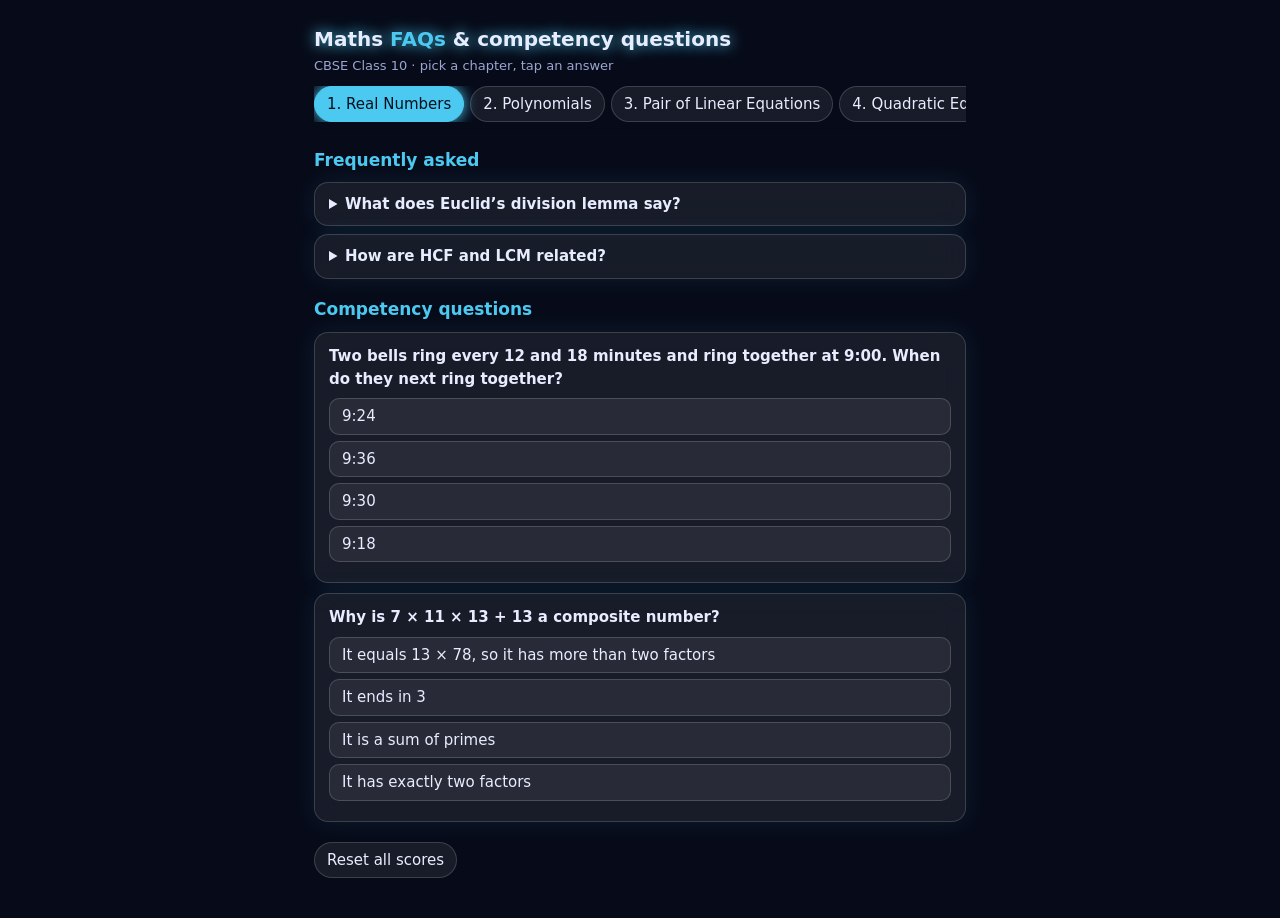
<file: maths.html>
<!DOCTYPE html>
<html lang="en"><head><meta charset="utf-8">
<meta name="viewport" content="width=device-width, initial-scale=1, viewport-fit=cover">
<title>Maths FAQs &amp; Competency Questions</title>
<style>
:root{--bg:#070b19;--tx:#e8ecff;--mut:#9aa6d0;--ac:#4cc9f0;--ok:#7dffb0;--bad:#ff6b81;--gl:rgba(255,255,255,.07);--bd:rgba(255,255,255,.16);color-scheme:dark;box-sizing:border-box;padding-top:env(safe-area-inset-top,0px);padding-bottom:env(safe-area-inset-bottom,0px)}
html{scroll-padding-top:env(safe-area-inset-top,0px)}
*{box-sizing:border-box}
body{margin:0;background:var(--bg);color:var(--tx);font:15px/1.5 system-ui,-apple-system,"Segoe UI",Roboto,sans-serif}
main{max-width:680px;margin:auto;padding:14px 14px 40px}
h1{font-size:20px;margin:4px 0 2px;text-shadow:0 0 14px var(--ac)}h1 b{color:var(--ac)}
h2{font-size:17px;color:var(--ac);margin:18px 0 8px}
.sub{color:var(--mut);margin:0 0 10px;font-size:13px}
.glass{background:var(--gl);backdrop-filter:blur(14px);-webkit-backdrop-filter:blur(14px);border:1px solid var(--bd);border-radius:14px;box-shadow:0 0 24px rgba(76,201,240,.1)}
#bar{position:sticky;top:env(safe-area-inset-top,0px);z-index:5;background:linear-gradient(var(--bg) 70%,transparent);padding:6px 0 8px}
#chips{display:flex;gap:6px;overflow-x:auto;scrollbar-width:none}#chips::-webkit-scrollbar{display:none}
button{font:inherit;color:var(--tx);background:var(--gl);border:1px solid var(--bd);border-radius:999px;padding:6px 12px;white-space:nowrap;cursor:pointer}
button:focus-visible,summary:focus-visible{outline:2px solid var(--ac);outline-offset:2px}
button.on{background:var(--ac);color:#04101f;border-color:var(--ac);box-shadow:0 0 14px var(--ac)}
details{padding:10px 14px;margin:8px 0}summary{cursor:pointer;font-weight:600}details p{margin:8px 0 0;color:var(--mut)}
.q{padding:12px 14px;margin:10px 0}.q p{margin:0 0 8px;font-weight:600}
.o{display:block;width:100%;text-align:left;border-radius:10px;margin:6px 0;white-space:normal}
.o.ok{border-color:var(--ok);background:rgba(125,255,176,.15)}.o.no{border-color:var(--bad);background:rgba(255,107,129,.15)}
.ex{margin:8px 0 0;color:var(--mut);font-size:14px}
#sc{float:right;font-size:13px;color:var(--ok)}
#rs{margin-top:20px;display:block}
</style></head><body><main>
<div id="bar"><h1>Maths <b>FAQs</b> &amp; competency questions</h1><p class="sub">CBSE Class 10 · pick a chapter, tap an answer <span id="sc"></span></p><div id="chips"></div></div>
<h2>Frequently asked</h2><div id="faq"></div>
<h2>Competency questions</h2><div id="qz"></div>
<button id="rs">Reset all scores</button>
</main>
<script>
const D=[
['Real Numbers',[['What does Euclid’s division lemma say?','For positive integers a and b, there exist unique q and r with a = bq + r and 0 ≤ r < b.'],['How are HCF and LCM related?','For two positive integers, HCF × LCM = product of the two numbers.']],[['Two bells ring every 12 and 18 minutes and ring together at 9:00. When do they next ring together?',['9:24','9:36','9:30','9:18'],1,'LCM(12, 18) = 36 minutes, so 9:36.'],['Why is 7 × 11 × 13 + 13 a composite number?',['It equals 13 × 78, so it has more than two factors','It ends in 3','It is a sum of primes','It has exactly two factors'],0,'Taking 13 common gives 13 × (77 + 1) = 13 × 78.']]],
['Polynomials',[['How many zeroes can a polynomial of degree n have?','At most n zeroes.'],['What are the sum and product of zeroes of ax² + bx + c?','Sum = −b/a and product = c/a.']],[['The zeroes of x² − 5x + 6 are…',['2 and 3','−2 and −3','1 and 6','−1 and −6'],0,'(x − 2)(x − 3) = 0. Sum 5 = −(−5)/1 and product 6 = 6/1.'],['The graph of a quadratic touches the x-axis at exactly one point. How many distinct zeroes?',['0','1','2','3'],1,'It touches at one point, so the zero is repeated (discriminant = 0).']]],
['Pair of Linear Equations',[['When does a pair of linear equations have no solution?','When a₁/a₂ = b₁/b₂ ≠ c₁/c₂ (parallel lines).'],['When are there infinitely many solutions?','When a₁/a₂ = b₁/b₂ = c₁/c₂ (coincident lines).']],[['2 pens and 1 notebook cost ₹25; 1 pen and 1 notebook cost ₹20. Price of a pen?',['₹3','₹5','₹10','₹15'],1,'Subtract: (2p + n) − (p + n) = 25 − 20, so p = 5.'],['For what k do 2x + 3y = 5 and 4x + 6y = k have infinitely many solutions?',['5','8','10','12'],2,'Ratios 2/4 = 3/6 = 5/k need k = 10.']]],
['Quadratic Equations',[['How does the discriminant tell the nature of roots?','D > 0: two distinct real roots; D = 0: equal real roots; D < 0: no real roots.'],['What is the quadratic formula?','x = [−b ± √(b² − 4ac)] / 2a.']],[['A rectangular plot has area 528 m². Its length is one more than twice its breadth. Breadth?',['12 m','14 m','16 m','18 m'],2,'b(2b + 1) = 528 gives 2b² + b − 528 = 0, so b = 16 (length 33).'],['Nature of roots of 2x² − 4x + 3 = 0?',['Two distinct real','Two equal real','No real roots','Cannot say'],2,'D = 16 − 24 = −8 < 0.']]],
['Arithmetic Progressions',[['What is the nth term of an AP?','aₙ = a + (n − 1)d.'],['What is the sum of n terms?','Sₙ = n/2 [2a + (n − 1)d] = n/2 (a + l).']],[['Savings start at ₹500 and rise by ₹100 every month. Savings in the 12th month?',['₹1500','₹1600','₹1700','₹1800'],1,'a₁₂ = 500 + 11 × 100 = 1600.'],['Sum of the first 20 natural numbers?',['200','205','210','420'],2,'S₂₀ = 20/2 × (1 + 20) = 210.']]],
['Triangles',[['State the Basic Proportionality (Thales) theorem.','A line parallel to one side of a triangle divides the other two sides in the same ratio.'],['What is the ratio of areas of similar triangles?','The square of the ratio of corresponding sides.']],[['Similar triangles have sides in ratio 2 : 3. Ratio of their areas?',['2 : 3','4 : 9','3 : 2','8 : 27'],1,'Areas are in the ratio of squares: 2² : 3² = 4 : 9.'],['A 6 m pole casts a 4 m shadow. At the same time a tower casts a 24 m shadow. Tower height?',['16 m','30 m','36 m','40 m'],2,'Similar triangles: h/24 = 6/4, so h = 36.']]],
['Coordinate Geometry',[['What is the distance formula?','√[(x₂ − x₁)² + (y₂ − y₁)²].'],['What is the section formula for ratio m : n?','((mx₂ + nx₁)/(m + n), (my₂ + ny₁)/(m + n)).']],[['Distance between (3, 4) and (0, 0)?',['3','4','5','7'],2,'√(9 + 16) = 5.'],['Midpoint of (2, −3) and (6, 5)?',['(4, 1)','(8, 2)','(2, 4)','(4, −1)'],0,'((2 + 6)/2, (−3 + 5)/2) = (4, 1).']]],
['Introduction to Trigonometry',[['What is the value of sin²θ + cos²θ?','Always 1.'],['What are the ratios at 45°?','sin 45° = cos 45° = 1/√2 and tan 45° = 1.']],[['If sin A = 3/5 (A acute), cos A = ?',['4/5','3/4','5/3','5/4'],0,'Use the 3-4-5 triangle: base 4, hypotenuse 5.'],['tan 60° × tan 30° = ?',['0','1','√3','1/√3'],1,'√3 × 1/√3 = 1.']]],
['Applications of Trigonometry',[['What is the angle of elevation?','The angle between the horizontal and the line of sight to an object above it.'],['What is the angle of depression?','The angle between the horizontal and the line of sight to an object below it.']],[['From a point 30 m from a tower’s foot, the angle of elevation of its top is 45°. Height?',['15 m','30 m','30√3 m','60 m'],1,'tan 45° = h/30 = 1, so h = 30.'],['A 10 m ladder makes 60° with the ground. How high does it reach on the wall?',['5 m','5√3 m','10 m','10√3 m'],1,'Height = 10 sin 60° = 5√3 m.']]],
['Circles',[['How many tangents can be drawn from an external point?','Two, and they are equal in length.'],['How is a tangent related to the radius?','The tangent is perpendicular to the radius at the point of contact.']],[['A tangent from P is 12 cm long and P is 13 cm from the centre. Radius?',['5 cm','6 cm','7 cm','25 cm'],0,'r² = 13² − 12² = 25, so r = 5.'],['Tangents PA and PB meet at P with ∠APB = 60°. Triangle PAB is…',['Isosceles, not equilateral','Equilateral','Right-angled','Scalene'],1,'PA = PB, so the base angles are (180° − 60°)/2 = 60°.']]],
['Areas Related to Circles',[['What is the area of a sector with angle θ?','(θ/360°) × πr².'],['What is the length of an arc with angle θ?','(θ/360°) × 2πr.']],[['A minute hand is 14 cm long. Area swept in 30 minutes? (π = 22/7)',['154 cm²','308 cm²','616 cm²','196 cm²'],1,'Half a circle: ½ × 22/7 × 14² = 308.'],['Length of a 90° arc in a circle of radius 14 cm? (π = 22/7)',['11 cm','22 cm','44 cm','88 cm'],1,'¼ × 2 × 22/7 × 14 = 22.']]],
['Surface Areas and Volumes',[['What is the volume of a cone?','⅓πr²h.'],['What stays the same when a solid is melted and recast?','Its volume.']],[['A solid sphere of radius 3 cm is melted into spheres of radius 1 cm. How many?',['3','9','27','81'],2,'Volume ratio = (3/1)³ = 27.'],['A tent is a cylinder topped by a cone. Canvas needed equals…',['Volume of cylinder + cone','CSA of cylinder + CSA of cone','TSA of both solids','Volume of the cone only'],1,'Canvas covers only the curved surfaces: no base, no joined face.']]],
['Statistics',[['What is the empirical relation between mean, median and mode?','Mode = 3 Median − 2 Mean.'],['Which graph is used to find the median of grouped data?','The cumulative frequency curve (ogive).']],[['Median = 20 and mean = 22. Estimated mode?',['16','18','20','24'],0,'3(20) − 2(22) = 16.'],['Which graph helps read the median of grouped data?',['Histogram','Frequency polygon','Ogive','Bar graph'],2,'The intersection of the less-than and more-than ogives gives the median.']]],
['Probability',[['What is the range of probability?','From 0 (impossible event) to 1 (sure event).'],['What is the formula for probability?','P(E) = favourable outcomes / total possible outcomes.']],[['A bag has 3 red and 5 blue marbles. P(red)?',['3/5','3/8','5/8','1/3'],1,'3 favourable out of 8 total.'],['Two coins are tossed. P(at least one head)?',['1/4','1/2','3/4','1'],2,'HH, HT, TH are favourable out of 4: 3/4.']]]
];
const $=s=>document.querySelector(s),el=(t,x,c)=>{const e=document.createElement(t);if(x)e.textContent=x;if(c)e.className=c;return e};
let ci=0,ans={};
function score(){const n=Object.keys(ans).length,r=Object.values(ans).filter(Boolean).length;$('#sc').textContent=n?'Score '+r+'/'+n:''}
function show(i){ci=i;const c=D[i];
$('#chips').innerHTML='';D.forEach((d,k)=>{const b=el('button',(k+1)+'. '+d[0],k==i?'on':'');b.onclick=()=>{show(k);scrollTo({top:0})};$('#chips').append(b)});
$('#faq').innerHTML='';c[1].forEach(([q,a])=>{const d=el('details','','glass'),s=el('summary',q);d.append(s,el('p',a));$('#faq').append(d)});
$('#qz').innerHTML='';c[2].forEach(([q,o,k,x],n)=>{const key=i+'-'+n,b=el('div','','q glass');b.append(el('p',q));const ex=el('p','','ex');
const lock=p=>{[...b.querySelectorAll('.o')].forEach((e,j)=>{e.disabled=true;if(j==k)e.classList.add('ok');else if(j==p)e.classList.add('no')});ex.textContent=(p==k?'Correct. ':'Not quite. ')+x};
o.forEach((t,j)=>{const e=el('button',t,'o');e.onclick=()=>{ans[key]=j==k;lock(j);score()};b.append(e)});b.append(ex);
if(key in ans)lock(ans[key]?k:-1);$('#qz').append(b)});score()}
$('#rs').onclick=()=>{ans={};show(ci)};
show(0);
</script></body></html>
</file>
